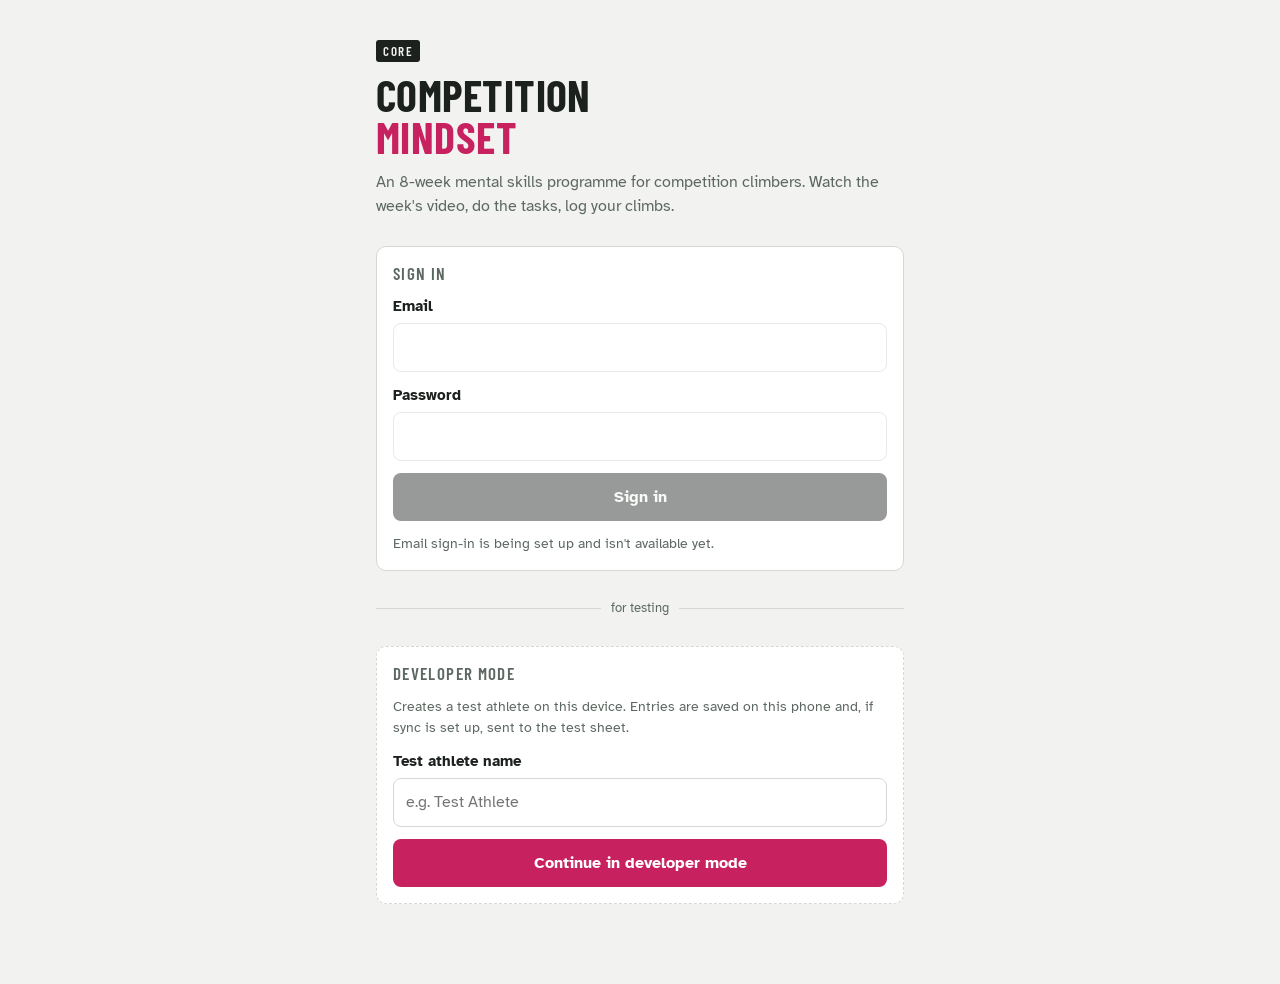
<file: index.html>
<!doctype html>
<html lang="en">
<head>
<meta charset="utf-8">
<meta name="viewport" content="width=device-width, initial-scale=1, viewport-fit=cover">
<title>Competition Mindset</title>
<link rel="preconnect" href="https://fonts.googleapis.com">
<link rel="preconnect" href="https://fonts.gstatic.com" crossorigin>
<link rel="stylesheet" href="https://fonts.googleapis.com/css2?family=Atkinson+Hyperlegible:wght@400;700&family=Barlow+Condensed:wght@500;600;700&display=swap">
<link rel="stylesheet" href="assets/app.css">
</head>
<body>
<div class="app">
  <header class="top">
    <a class="brand" href="index.html"><b>Mindset</b><span class="pill" id="wk-pill">Week 1</span></a>
    <span class="sync" id="sync">Saved on this phone</span>
  </header>
  <main id="view"></main>
</div>
<nav class="tabs" aria-label="Main">
  <div class="in">
    <a href="index.html" aria-current="page">Home</a>
    <a href="session.html">Session</a>
    <a href="pressure.html">Pressure</a>
  </div>
</nav>

<script src="assets/app.js"></script>
<script>
(function () {
  const U = CM.requireUser(); if (!U) return;
  const S = CM.state, esc = CM.esc;
  const week = CM.currentWeek();
  const buildWeek = 1; // weeks available in this build
  const shownWeek = Math.min(week, buildWeek);
  document.getElementById("wk-pill").textContent = "Week " + shownWeek;

  function videoBlock() {
    const id = CONFIG.VIDEOS[shownWeek];
    const watched = S.progress["w" + shownWeek + "Video"];
    const player = id
      ? `<div class="video"><iframe src="https://www.youtube-nocookie.com/embed/${esc(id)}?rel=0&modestbranding=1" title="Week ${shownWeek} video" allow="accelerometer; encrypted-media; gyroscope; picture-in-picture; fullscreen" allowfullscreen></iframe></div>`
      : `<div class="video"><div class="ph">Week ${shownWeek} video<br>coming soon</div></div>`;
    return `<section class="card">
      <div class="stack" style="gap:4px"><h3>Week ${shownWeek} video</h3><h2>${esc(WEEKS[shownWeek - 1].title)}</h2></div>
      ${player}
      <p class="hint">Watch it now, then again before each training session this week.</p>
      <div class="row">
        ${watched ? `<span class="tag" style="border-color:var(--good);color:var(--good)">Watched</span>` :
        `<button class="btn dark small" type="button" data-act="watched">I've watched it</button>`}
      </div>
    </section>`;
  }

  function taskList() {
    const tasks = CM.weekTasks(shownWeek);
    const done = tasks.filter(t => t.done).length;
    return `<section class="stack">
      <div class="row" style="justify-content:space-between"><h3>Your five jobs this week</h3><span class="hint">${done} of 5 done</span></div>
      <div class="tasks">${tasks.map(t => `
        <a class="task ${t.done ? "done" : ""}" href="${t.href}">
          <span class="num">${t.done ? "✓" : t.n}</span>
          <span class="t"><b>${esc(t.title)}</b><small>${esc(t.sub)}</small></span>
          ${t.count ? `<span class="count">${t.count}</span>` : `<span class="go" aria-hidden="true">›</span>`}
        </a>`).join("")}
      </div>
    </section>`;
  }

  function recent() {
    const items = [
      ...S.sessions.map(e => ({ ...e, kind: "session" })),
      ...S.pressure.map(e => ({ ...e, kind: "pressure" }))
    ].sort((a, b) => (b.date + b.id).localeCompare(a.date + a.id)).slice(0, 5);
    if (!items.length) return "";
    return `<section class="stack"><h3>Recent entries</h3>${items.map(e => e.kind === "session"
      ? `<div class="entry"><div class="entry-head"><span class="date">${CM.fmtDate(e.date)} · ${esc(e.type || "Session")}</span><span class="tag">Session</span></div>
         <span>Session rated ${e.rating}/5${e.note ? " — " + esc(e.note) : ""}</span></div>`
      : `<div class="entry"><div class="entry-head"><span class="date">${CM.fmtDate(e.date)}${e.context ? " · " + esc(e.context) : ""}</span><span class="tag pr">Pressure</span></div>
         <span class="quote">“${esc(e.thought)}”</span><span class="hint">${esc(e.situation || "")}${e.result ? " → " + esc(e.result) : ""}</span></div>`
    ).join("")}</section>`;
  }

  function comingUp() {
    return `<section class="stack"><h3>Coming up</h3><div class="weeks">${WEEKS.slice(1).map(w =>
      `<div class="wk"><b>Week ${w.n}</b><span>${esc(w.title)}</span></div>`).join("")}</div></section>`;
  }

  function render() {
    const first = (S.profile.name || U.name || "").split(" ")[0];
    const onboarded = !!S.profile.onboarded;
    document.getElementById("view").innerHTML = `
      <div class="stack" style="gap:6px">
        <h1>${first ? "Hi " + esc(first) : "Welcome"}</h1>
        <p class="lede">${onboarded ? `Week ${week} of 8.${week > buildWeek ? " Your next week's content is on its way." : ""}` : "Start by setting up your profile. It takes about 10 minutes."}</p>
      </div>
      ${!onboarded ? `<a class="btn primary block" href="module1.html#onboarding">Set up my profile</a>` : ""}
      ${videoBlock()}
      ${taskList()}
      <div class="row">
        <a class="btn ghost small" href="session.html">+ Session</a>
        <a class="btn ghost small" href="pressure.html">+ Pressure climb</a>
      </div>
      ${recent()}
      ${comingUp()}
      <section class="banner"><strong>If nerves ever feel like too much,</strong> or start showing up away from climbing, talk to someone you trust. ${esc(CONFIG.HELP_CONTACT)}</section>
      <section class="row" style="justify-content:space-between">
        <span class="hint">Signed in as ${esc(U.name)}${U.dev ? " (developer mode)" : ""}</span>
        <span class="row">
          <button class="btn ghost small" type="button" data-act="signout">Sign out</button>
          ${U.dev ? `<button class="btn ghost small" type="button" data-act="reset">Reset test data</button>` : ""}
        </span>
      </section>
      <div id="reset-confirm"></div>`;
  }

  document.addEventListener("click", ev => {
    const a = ev.target.closest("[data-act]"); if (!a) return;
    const act = a.dataset.act;
    if (act === "watched") { S.progress["w" + shownWeek + "Video"] = new Date().toISOString(); CM.save(); render(); }
    if (act === "signout") CM.signOut();
    if (act === "reset") {
      document.getElementById("reset-confirm").innerHTML = `<div class="card"><p>Delete all test data on this phone? Rows already sent to the sheet stay there.</p>
        <div class="row"><button class="btn primary small" type="button" data-act="reset-yes">Delete</button><button class="btn ghost small" type="button" data-act="reset-no">Cancel</button></div></div>`;
    }
    if (act === "reset-yes") CM.resetAll();
    if (act === "reset-no") document.getElementById("reset-confirm").innerHTML = "";
  });

  render();
})();
</script>
</body>
</html>
</file>
<file: assets/app.css>
/* Competition Mindset — shared styles */
:root{
  --bg:#F2F3F0; --surface:#FFFFFF; --surface-2:#E7E9E4; --ink:#1C211E; --muted:#5E6862;
  --line:#D5D9D2; --accent:#C8215F; --accent-ink:#FFFFFF; --accent-soft:#F7DDE7;
  --good:#1F7A4D; --good-soft:#DCEFE4; --warn:#A5610C;
  --display:"Barlow Condensed","Arial Narrow",Arial,sans-serif;
  --body:"Atkinson Hyperlegible",system-ui,-apple-system,"Segoe UI",sans-serif;
  color-scheme:light;
}
@media (prefers-color-scheme: dark){
  :root{
    --bg:#111412; --surface:#1A1E1B; --surface-2:#242925; --ink:#E8EBE6; --muted:#9AA39D;
    --line:#2F3531; --accent:#FF5A95; --accent-ink:#1A0A10; --accent-soft:#3A1624;
    --good:#5CC98E; --good-soft:#173524; --warn:#E3A450;
    color-scheme:dark;
  }
}
*{box-sizing:border-box}
html,body{margin:0;min-height:100%}
body{background:var(--bg);color:var(--ink);font:16px/1.5 var(--body);-webkit-text-size-adjust:100%}
img{max-width:100%}
[hidden]{display:none!important}
a{color:var(--accent)}
p{margin:0}

.app{max-width:560px;margin:0 auto;padding-inline:16px;padding-bottom:calc(96px + env(safe-area-inset-bottom,0px))}
.app.no-tabs{padding-bottom:40px}

/* top bar */
.top{position:sticky;top:0;z-index:5;background:var(--bg);display:flex;align-items:center;justify-content:space-between;gap:12px;padding:calc(12px + env(safe-area-inset-top,0px)) 0 12px;border-bottom:1px solid var(--line)}
.brand{display:flex;align-items:baseline;gap:10px;text-decoration:none;color:var(--ink)}
.brand b{font:700 24px/1 var(--display);letter-spacing:.02em;text-transform:uppercase}
.pill{font:600 13px/1 var(--display);letter-spacing:.12em;text-transform:uppercase;background:var(--ink);color:var(--bg);padding:5px 7px 4px;border-radius:3px}
.top .back{font:600 15px/1 var(--body);text-decoration:none;color:var(--ink);display:flex;align-items:center;gap:6px}
.sync{font-size:12px;color:var(--muted);display:flex;align-items:center;gap:6px}
.sync::before{content:"";width:8px;height:8px;border-radius:50%;background:var(--muted)}
.sync.ok::before{background:var(--good)}
.sync.pending::before{background:var(--warn)}

main{display:flex;flex-direction:column;gap:20px;padding-block:20px}
h1,h2{font:700 30px/1.05 var(--display);text-transform:uppercase;letter-spacing:.01em;margin:0;text-wrap:balance}
h2{font-size:26px}
h3{font:600 17px/1.2 var(--display);text-transform:uppercase;letter-spacing:.08em;margin:0;color:var(--muted)}
.lede{color:var(--muted);max-width:60ch}
.hint{font-size:14px;color:var(--muted)}
.stack{display:flex;flex-direction:column;gap:12px}
.row{display:flex;gap:10px;flex-wrap:wrap;align-items:center}

.card{background:var(--surface);border:1px solid var(--line);border-radius:10px;padding:16px;display:flex;flex-direction:column;gap:12px}
.card.feature{border-color:var(--accent);box-shadow:0 0 0 1px var(--accent) inset}
.banner{background:var(--accent-soft);border-radius:8px;padding:12px 14px;font-size:14px}

/* buttons */
.btn{appearance:none;border:0;border-radius:8px;padding:14px 18px;font:700 16px/1 var(--body);cursor:pointer;min-height:48px;text-decoration:none;display:inline-flex;align-items:center;justify-content:center;gap:8px;text-align:center}
.btn.primary{background:var(--accent);color:var(--accent-ink)}
.btn.dark{background:var(--ink);color:var(--bg)}
.btn.ghost{background:transparent;color:var(--ink);border:1.5px solid var(--line)}
.btn.small{padding:9px 12px;min-height:36px;font-size:14px}
.btn.block{width:100%}
.btn[disabled]{opacity:.45;cursor:not-allowed}
button:focus-visible,a:focus-visible,input:focus-visible,textarea:focus-visible,select:focus-visible{outline:3px solid var(--accent);outline-offset:2px}

/* form controls */
.q{font:700 21px/1.25 var(--body);margin:0}
.field{display:flex;flex-direction:column;gap:6px}
.field label,.label{font-weight:700;font-size:15px}
input[type=text],input[type=email],input[type=password],input[type=date],textarea,select{width:100%;border:1.5px solid var(--line);background:var(--surface);color:var(--ink);border-radius:8px;padding:12px;font:16px/1.4 var(--body)}
textarea{min-height:88px;resize:vertical}
input[disabled]{opacity:.55}
.chips{display:flex;flex-wrap:wrap;gap:8px}
.chip{border:1.5px solid var(--line);background:var(--surface);color:var(--ink);border-radius:999px;padding:10px 15px;font:400 15px/1.2 var(--body);cursor:pointer;min-height:44px}
.chip[aria-pressed="true"]{background:var(--ink);border-color:var(--ink);color:var(--bg)}
.scale{display:grid;gap:4px}
.scale button{border:1.5px solid var(--line);background:var(--surface);color:var(--ink);border-radius:6px;padding:10px 0;font:600 16px/1 var(--display);cursor:pointer;font-variant-numeric:tabular-nums;min-height:42px}
.scale button[aria-pressed="true"]{background:var(--accent);border-color:var(--accent);color:var(--accent-ink)}
.scale-ends{display:flex;justify-content:space-between;font-size:12px;color:var(--muted)}
.check{display:flex;gap:10px;align-items:flex-start;font-size:15px}
.check input{width:22px;height:22px;accent-color:var(--accent);flex:none;margin-top:1px}
.err{color:var(--accent);font-weight:700;font-size:14px}

/* stepper */
.progress{display:flex;gap:4px}
.progress span{flex:1;height:4px;border-radius:2px;background:var(--line)}
.progress span.on{background:var(--accent)}
.progress span.done{background:var(--ink)}
.chain{display:flex;align-items:center;overflow-x:auto;padding-block:2px}
.link{display:flex;flex-direction:column;align-items:center;gap:6px;flex:1;min-width:0}
.hold{width:28px;height:28px;border-radius:46% 54% 60% 40%/50% 42% 58% 50%;background:var(--surface-2);border:2px solid var(--line)}
.link.done .hold{background:var(--ink);border-color:var(--ink)}
.link.on .hold{background:var(--accent);border-color:var(--accent)}
.link span{font:600 10.5px/1 var(--display);letter-spacing:.03em;text-transform:uppercase;color:var(--muted);white-space:nowrap}
.link.on span{color:var(--accent)}
.rope{height:2px;flex:.15;background:var(--line);margin-bottom:17px;min-width:4px}
@media (max-width:420px){.link:not(.on) span{visibility:hidden}.link.on span{overflow:visible}}
.nav{display:flex;gap:10px}
.nav .btn.primary{flex:1}

/* tasks */
.tasks{display:flex;flex-direction:column;gap:8px}
.task{display:flex;align-items:center;gap:12px;background:var(--surface);border:1px solid var(--line);border-radius:10px;padding:14px;text-decoration:none;color:var(--ink)}
.task .num{width:30px;height:30px;border-radius:50%;border:2px solid var(--line);flex:none;display:grid;place-items:center;font:700 15px/1 var(--display);color:var(--muted)}
.task.done .num{background:var(--good);border-color:var(--good);color:var(--surface)}
.task .t{display:flex;flex-direction:column;gap:2px;flex:1;min-width:0}
.task .t b{font-weight:700}
.task .t small{color:var(--muted);font-size:13px}
.task .count{font:600 17px/1 var(--display);font-variant-numeric:tabular-nums;color:var(--muted)}
.task .go{color:var(--muted);font-size:20px}

/* video */
.video{position:relative;width:100%;aspect-ratio:16/9;max-width:100%;border-radius:8px;overflow:hidden;background:var(--ink)}
.video iframe{position:absolute;inset:0;width:100%;height:100%;border:0}
.video .ph{position:absolute;inset:0;display:grid;place-items:center;color:var(--bg);text-align:center;padding:16px;font:600 18px/1.2 var(--display);letter-spacing:.06em;text-transform:uppercase}

/* entries */
.entry{background:var(--surface);border:1px solid var(--line);border-radius:10px;padding:12px 14px;display:flex;flex-direction:column;gap:4px}
.entry-head{display:flex;justify-content:space-between;gap:10px;align-items:baseline}
.date{font:600 14px/1 var(--display);letter-spacing:.08em;text-transform:uppercase;color:var(--muted)}
.tag{font:600 12px/1 var(--display);letter-spacing:.1em;text-transform:uppercase;border:1px solid var(--line);border-radius:3px;padding:4px 6px 3px;color:var(--muted)}
.tag.pr{border-color:var(--accent);color:var(--accent)}
.quote{font-weight:700}
.weeks{display:grid;grid-template-columns:repeat(auto-fill,minmax(150px,1fr));gap:8px}
.wk{background:var(--surface-2);border-radius:8px;padding:10px 12px;display:flex;flex-direction:column;gap:2px;color:var(--muted);font-size:14px}
.wk b{font:600 14px/1 var(--display);letter-spacing:.1em;text-transform:uppercase}

/* bottom tabs */
nav.tabs{position:fixed;left:0;right:0;bottom:0;background:var(--surface);border-top:1px solid var(--line);padding-bottom:env(safe-area-inset-bottom,0px);z-index:10}
nav.tabs .in{max-width:560px;margin:0 auto;display:grid;grid-template-columns:repeat(3,1fr)}
nav.tabs a{color:var(--muted);text-decoration:none;text-align:center;padding:13px 4px 15px;font:600 14px/1 var(--display);letter-spacing:.1em;text-transform:uppercase;border-top:3px solid transparent}
nav.tabs a[aria-current="page"]{color:var(--ink);border-top-color:var(--accent)}

.toast{position:fixed;left:50%;bottom:calc(84px + env(safe-area-inset-bottom,0px));transform:translateX(-50%);background:var(--ink);color:var(--bg);padding:10px 16px;border-radius:999px;font-size:14px;font-weight:700;z-index:20;max-width:calc(100% - 32px)}
@media (prefers-reduced-motion: reduce){*{transition:none!important;animation:none!important}}
@media (max-width:380px){.scale button{font-size:14px}}
</file>
